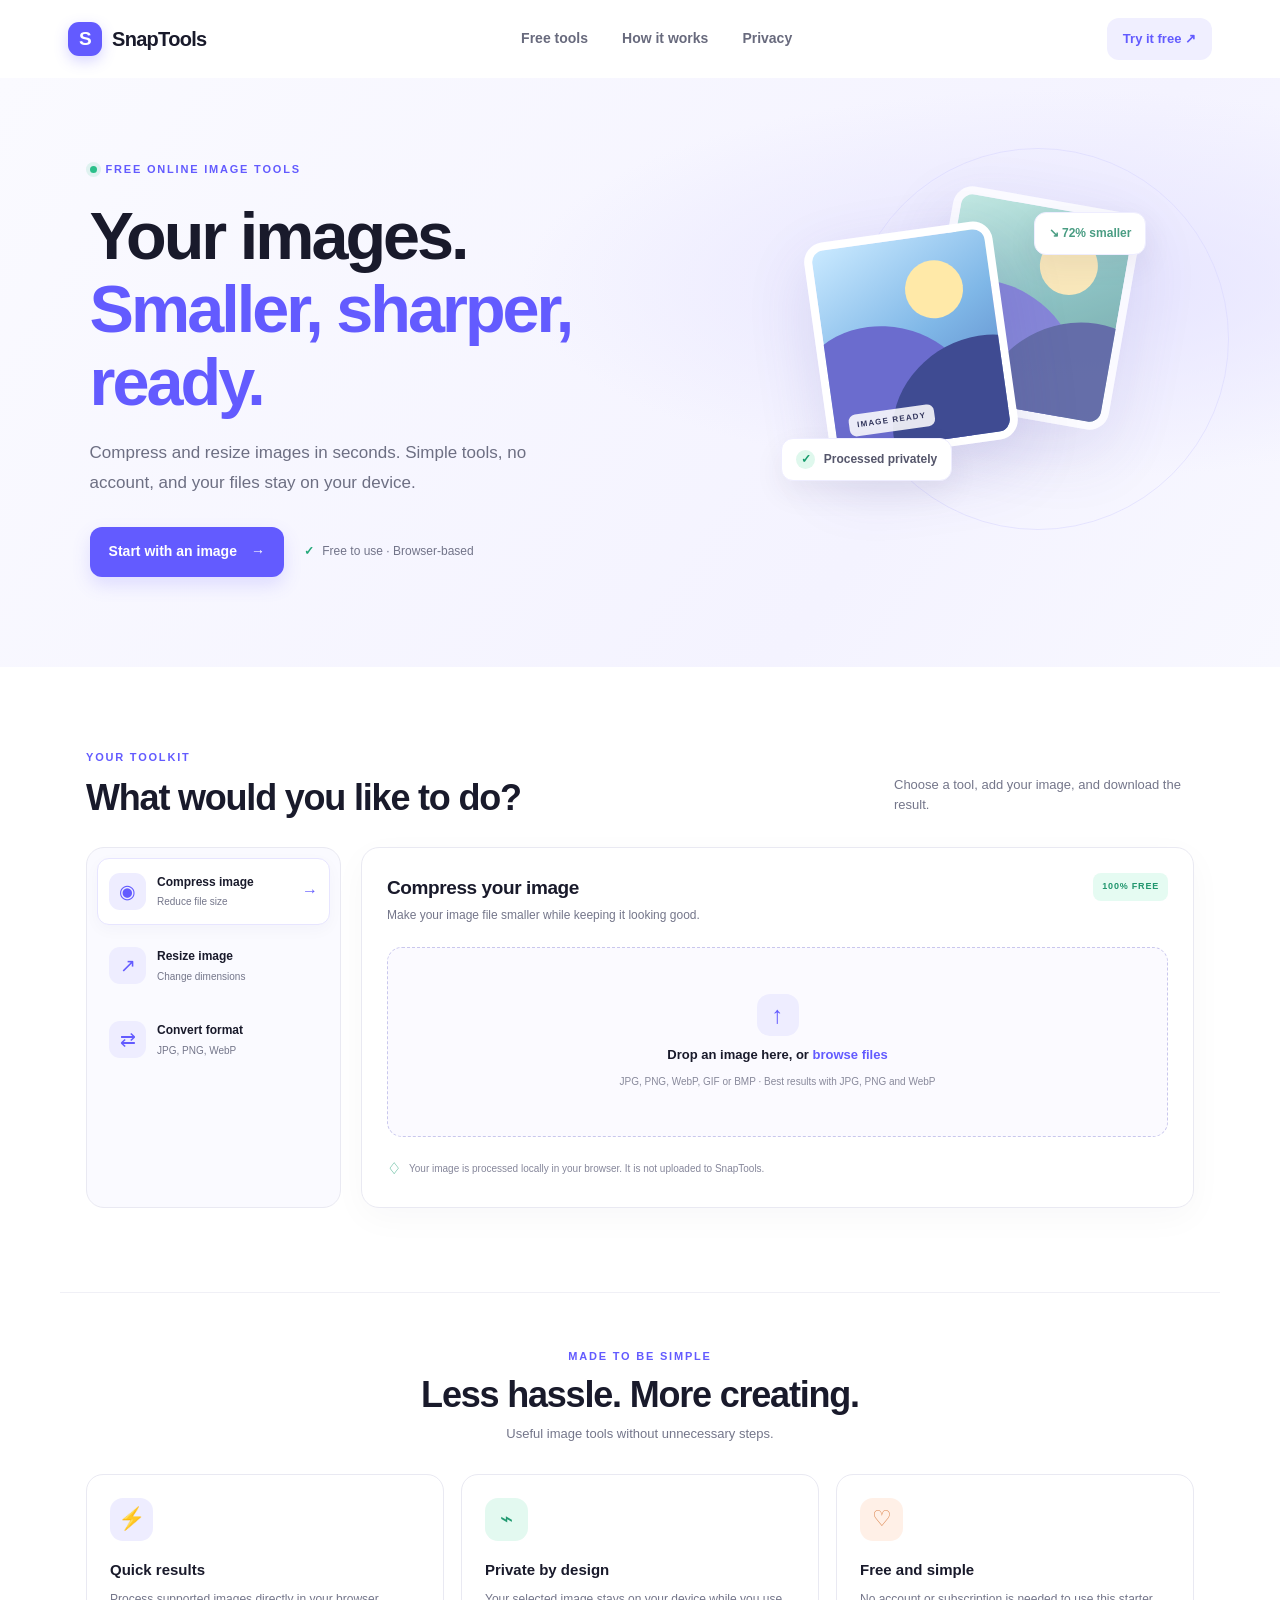
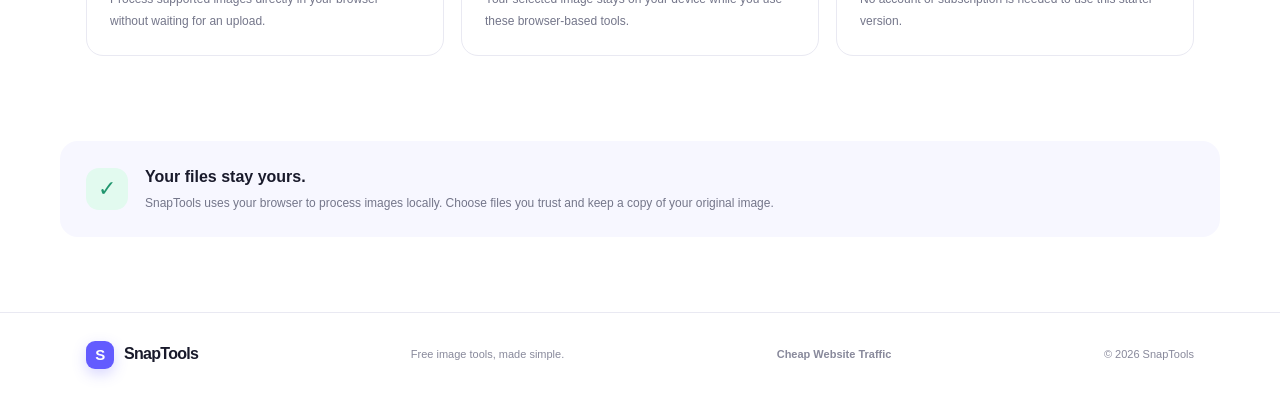
<file: index.html>
<!doctype html>
<html lang="en">
<head>
  <meta charset="utf-8">
  <meta name="viewport" content="width=device-width, initial-scale=1">
  <meta name="theme-color" content="#635bff">
  <meta name="description" content="Discover free online tools with SnapTools. Count words, convert text case, and generate secure random passwords quickly and easily.">
  <meta name="robots" content="index, follow">
  <meta name="author" content="SnapTools">
  <meta property="og:title" content="SnapTools — Free Online Tools">
  <meta property="og:description" content="Discover free online tools with SnapTools. Count words, convert text case, and generate secure random passwords quickly and easily.">
  <meta property="og:type" content="website">
  <meta property="og:site_name" content="SnapTools">
  <meta name="twitter:card" content="summary">
  <meta name="twitter:title" content="SnapTools — Free Online Tools">
  <meta name="twitter:description" content="Discover free online tools with SnapTools. Count words, convert text case, and generate secure random passwords quickly and easily.">
  <title>SnapTools — Free Online Tools</title>
  <link rel="stylesheet" href="style.css">
  <script src="app.js" defer></script>
</head>
<body>
  <header class="site-header">
    <a class="brand" href="#" aria-label="SnapTools home"><span class="brand-mark">S</span> SnapTools</a>
    <nav class="nav-links" aria-label="Main navigation">
      <a href="#tools">Free tools</a>
      <a href="#how-it-works">How it works</a>
      <a href="#privacy">Privacy</a>
    </nav>
    <a class="header-cta" href="#tools">Try it free <span aria-hidden="true">↗</span></a>
  </header>

  <main>
    <section class="hero">
      <div class="eyebrow"><span class="status-dot"></span> FREE ONLINE IMAGE TOOLS</div>
      <h1>Your images.<br><span>Smaller, sharper, ready.</span></h1>
      <p class="hero-copy">Compress and resize images in seconds. Simple tools, no account, and your files stay on your device.</p>
      <div class="hero-actions">
        <a class="primary-button" href="#tools">Start with an image <span aria-hidden="true">→</span></a>
        <span class="trust-note"><span aria-hidden="true">✓</span> Free to use · Browser-based</span>
      </div>
      <div class="hero-art" aria-hidden="true">
        <div class="art-card art-card-back"><span class="art-sun"></span><span class="art-hill hill-one"></span><span class="art-hill hill-two"></span></div>
        <div class="art-card art-card-front"><span class="art-sun"></span><span class="art-hill hill-one"></span><span class="art-hill hill-two"></span><span class="art-label">IMAGE READY</span></div>
        <div class="floating-chip chip-top">↘ 72% smaller</div>
        <div class="floating-chip chip-bottom"><span class="tiny-check">✓</span> Processed privately</div>
      </div>
    </section>

    <section class="tools-section section-wrap" id="tools">
      <div class="section-heading">
        <div>
          <div class="eyebrow">YOUR TOOLKIT</div>
          <h2>What would you like to do?</h2>
        </div>
        <p>Choose a tool, add your image, and download the result.</p>
      </div>

      <div class="tool-layout">
        <aside class="tool-sidebar" aria-label="Choose image tool">
          <button class="tool-tab active" data-mode="compress" type="button"><span class="tool-icon">◉</span><span><strong>Compress image</strong><small>Reduce file size</small></span><span class="tab-arrow">→</span></button>
          <button class="tool-tab" data-mode="resize" type="button"><span class="tool-icon">↗</span><span><strong>Resize image</strong><small>Change dimensions</small></span><span class="tab-arrow">→</span></button>
          <button class="tool-tab" data-mode="convert" type="button"><span class="tool-icon">⇄</span><span><strong>Convert format</strong><small>JPG, PNG, WebP</small></span><span class="tab-arrow">→</span></button>
        </aside>

        <div class="tool-panel">
          <div class="panel-heading">
            <div><h3 id="tool-title">Compress your image</h3><p id="tool-description">Make your image file smaller while keeping it looking good.</p></div>
            <span class="free-pill">100% FREE</span>
          </div>

          <label class="drop-zone" id="drop-zone" for="image-input">
            <input id="image-input" type="file" accept="image/jpeg,image/png,image/webp,image/gif,image/bmp" hidden>
            <span class="upload-symbol">↑</span>
            <strong>Drop an image here, or <span>browse files</span></strong>
            <small>JPG, PNG, WebP, GIF or BMP · Best results with JPG, PNG and WebP</small>
          </label>

          <div class="workspace hidden" id="workspace">
            <div class="file-summary">
              <div class="file-thumb" id="file-thumb">IMG</div>
              <div class="file-info"><strong id="file-name">image.jpg</strong><span id="file-details">1200 × 800 · 250 KB</span></div>
              <button class="text-button" id="remove-image" type="button">Remove</button>
            </div>

            <div class="settings" id="compress-settings">
              <div class="setting-line"><label for="quality">Image quality</label><strong id="quality-value">80%</strong></div>
              <input id="quality" type="range" min="20" max="100" value="80">
              <div class="range-labels"><span>Smaller file</span><span>Higher quality</span></div>
            </div>

            <div class="settings hidden" id="resize-settings">
              <div class="dimension-grid">
                <label>Width (px)<input id="width-input" type="number" min="1" max="12000" placeholder="Width"></label>
                <label>Height (px)<input id="height-input" type="number" min="1" max="12000" placeholder="Height"></label>
              </div>
              <label class="check-line"><input id="keep-ratio" type="checkbox" checked> Keep aspect ratio</label>
            </div>

            <div class="settings hidden" id="convert-settings">
              <label class="select-label" for="format-select">Output format</label>
              <select id="format-select"><option value="image/webp">WebP (recommended)</option><option value="image/jpeg">JPG</option><option value="image/png">PNG</option></select>
              <p class="small-help">Note: JPG does not support transparency. Transparent areas become white.</p>
            </div>

            <div class="result-box hidden" id="result-box" aria-live="polite">
              <div><span class="result-label">YOUR RESULT</span><strong id="result-title">Ready to download</strong><p id="result-details"></p></div>
              <span class="result-badge" id="result-badge">READY</span>
            </div>
            <div class="tool-actions">
              <button class="primary-button" id="process-button" type="button">Process image <span aria-hidden="true">→</span></button>
              <div class="hidden" id="download-format-wrap">
                <label class="select-label" for="download-format">Download format</label>
                <select id="download-format">
                  <option value="image/png">PNG</option>
                  <option value="image/jpeg">JPG</option>
                </select>
              </div>
              <button class="secondary-button hidden" id="download-button" type="button">Download image ↓</button>
            </div>
            <p class="error-message hidden" id="error-message" role="alert"></p>
          </div>
          <p class="privacy-note"><span aria-hidden="true">♢</span> Your image is processed locally in your browser. It is not uploaded to SnapTools.</p>
        </div>
      </div>
    </section>

    <section class="features-section section-wrap" id="how-it-works">
      <div class="section-heading centered">
        <div class="eyebrow">MADE TO BE SIMPLE</div>
        <h2>Less hassle. More creating.</h2>
        <p>Useful image tools without unnecessary steps.</p>
      </div>
      <div class="feature-grid">
        <article class="feature-card"><span class="feature-icon purple">⚡</span><h3>Quick results</h3><p>Process supported images directly in your browser without waiting for an upload.</p></article>
        <article class="feature-card"><span class="feature-icon mint">⌁</span><h3>Private by design</h3><p>Your selected image stays on your device while you use these browser-based tools.</p></article>
        <article class="feature-card"><span class="feature-icon peach">♡</span><h3>Free and simple</h3><p>No account or subscription is needed to use this starter version.</p></article>
      </div>
    </section>

    <section class="privacy-banner section-wrap" id="privacy">
      <div class="privacy-symbol">✓</div>
      <div><h2>Your files stay yours.</h2><p>SnapTools uses your browser to process images locally. Choose files you trust and keep a copy of your original image.</p></div>
    </section>
  </main>

  <footer class="site-footer"><a class="brand" href="#"><span class="brand-mark">S</span> SnapTools</a><span>Free image tools, made simple.</span><span class="footer-sp"><a class="footer-link" href="https://www.sigmatraffic.com?ref=332520">Cheap Website Traffic</a></span><span>© <span id="year"></span> SnapTools</span></footer>
</body>
</html>
</file>
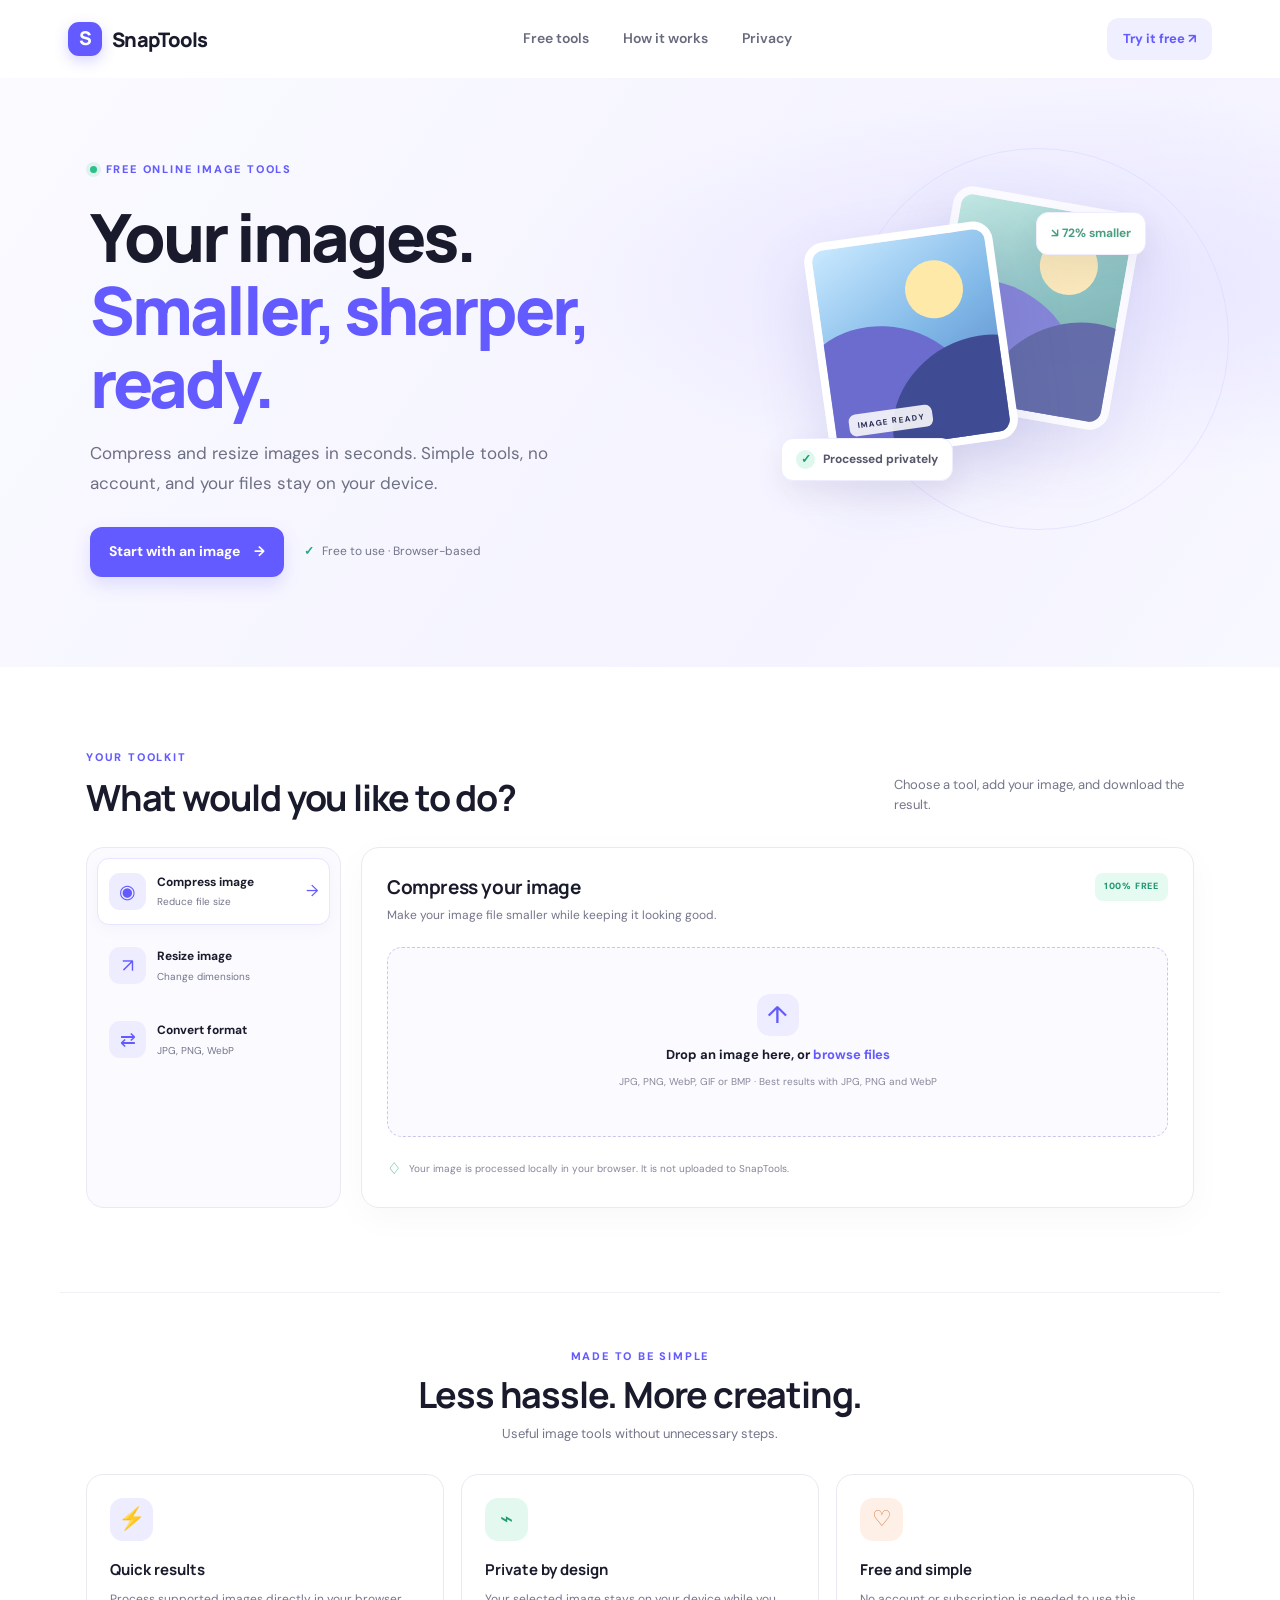
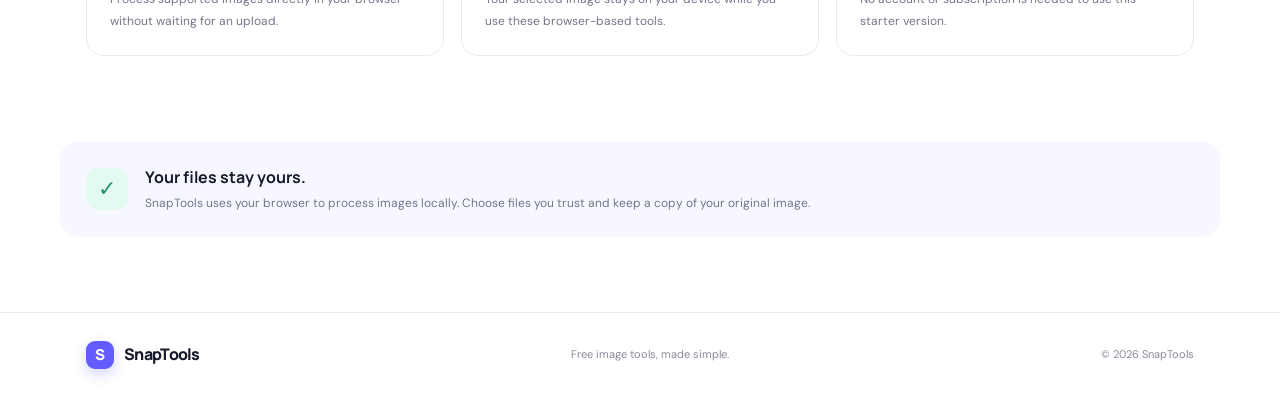
<file: snaptools-starter/index.html>
<!doctype html>
<html lang="en">
<head>
  <meta charset="utf-8">
  <meta name="viewport" content="width=device-width, initial-scale=1">
  <meta name="theme-color" content="#635bff">
  <meta name="description" content="Discover free online tools with SnapTools. Count words, convert text case, and generate secure random passwords quickly and easily.">
  <meta name="robots" content="index, follow">
  <meta name="author" content="SnapTools">
  <meta property="og:title" content="SnapTools — Free Online Tools">
  <meta property="og:description" content="Discover free online tools with SnapTools. Count words, convert text case, and generate secure random passwords quickly and easily.">
  <meta property="og:type" content="website">
  <meta property="og:site_name" content="SnapTools">
  <meta name="twitter:card" content="summary">
  <meta name="twitter:title" content="SnapTools — Free Online Tools">
  <meta name="twitter:description" content="Discover free online tools with SnapTools. Count words, convert text case, and generate secure random passwords quickly and easily.">
  <title>SnapTools — Free Online Tools</title>
  <link rel="stylesheet" href="style.css">
  <script src="app.js" defer></script>
</head>
<body>
  <header class="site-header">
    <a class="brand" href="#" aria-label="SnapTools home"><span class="brand-mark">S</span> SnapTools</a>
    <nav class="nav-links" aria-label="Main navigation">
      <a href="#tools">Free tools</a>
      <a href="#how-it-works">How it works</a>
      <a href="#privacy">Privacy</a>
    </nav>
    <a class="header-cta" href="#tools">Try it free <span aria-hidden="true">↗</span></a>
  </header>

  <main>
    <section class="hero">
      <div class="eyebrow"><span class="status-dot"></span> FREE ONLINE IMAGE TOOLS</div>
      <h1>Your images.<br><span>Smaller, sharper, ready.</span></h1>
      <p class="hero-copy">Compress and resize images in seconds. Simple tools, no account, and your files stay on your device.</p>
      <div class="hero-actions">
        <a class="primary-button" href="#tools">Start with an image <span aria-hidden="true">→</span></a>
        <span class="trust-note"><span aria-hidden="true">✓</span> Free to use · Browser-based</span>
      </div>
      <div class="hero-art" aria-hidden="true">
        <div class="art-card art-card-back"><span class="art-sun"></span><span class="art-hill hill-one"></span><span class="art-hill hill-two"></span></div>
        <div class="art-card art-card-front"><span class="art-sun"></span><span class="art-hill hill-one"></span><span class="art-hill hill-two"></span><span class="art-label">IMAGE READY</span></div>
        <div class="floating-chip chip-top">↘ 72% smaller</div>
        <div class="floating-chip chip-bottom"><span class="tiny-check">✓</span> Processed privately</div>
      </div>
    </section>

    <section class="tools-section section-wrap" id="tools">
      <div class="section-heading">
        <div>
          <div class="eyebrow">YOUR TOOLKIT</div>
          <h2>What would you like to do?</h2>
        </div>
        <p>Choose a tool, add your image, and download the result.</p>
      </div>

      <div class="tool-layout">
        <aside class="tool-sidebar" aria-label="Choose image tool">
          <button class="tool-tab active" data-mode="compress" type="button"><span class="tool-icon">◉</span><span><strong>Compress image</strong><small>Reduce file size</small></span><span class="tab-arrow">→</span></button>
          <button class="tool-tab" data-mode="resize" type="button"><span class="tool-icon">↗</span><span><strong>Resize image</strong><small>Change dimensions</small></span><span class="tab-arrow">→</span></button>
          <button class="tool-tab" data-mode="convert" type="button"><span class="tool-icon">⇄</span><span><strong>Convert format</strong><small>JPG, PNG, WebP</small></span><span class="tab-arrow">→</span></button>
        </aside>

        <div class="tool-panel">
          <div class="panel-heading">
            <div><h3 id="tool-title">Compress your image</h3><p id="tool-description">Make your image file smaller while keeping it looking good.</p></div>
            <span class="free-pill">100% FREE</span>
          </div>

          <label class="drop-zone" id="drop-zone" for="image-input">
            <input id="image-input" type="file" accept="image/jpeg,image/png,image/webp,image/gif,image/bmp" hidden>
            <span class="upload-symbol">↑</span>
            <strong>Drop an image here, or <span>browse files</span></strong>
            <small>JPG, PNG, WebP, GIF or BMP · Best results with JPG, PNG and WebP</small>
          </label>

          <div class="workspace hidden" id="workspace">
            <div class="file-summary">
              <div class="file-thumb" id="file-thumb">IMG</div>
              <div class="file-info"><strong id="file-name">image.jpg</strong><span id="file-details">1200 × 800 · 250 KB</span></div>
              <button class="text-button" id="remove-image" type="button">Remove</button>
            </div>

            <div class="settings" id="compress-settings">
              <div class="setting-line"><label for="quality">Image quality</label><strong id="quality-value">80%</strong></div>
              <input id="quality" type="range" min="20" max="100" value="80">
              <div class="range-labels"><span>Smaller file</span><span>Higher quality</span></div>
            </div>

            <div class="settings hidden" id="resize-settings">
              <div class="dimension-grid">
                <label>Width (px)<input id="width-input" type="number" min="1" max="12000" placeholder="Width"></label>
                <label>Height (px)<input id="height-input" type="number" min="1" max="12000" placeholder="Height"></label>
              </div>
              <label class="check-line"><input id="keep-ratio" type="checkbox" checked> Keep aspect ratio</label>
            </div>

            <div class="settings hidden" id="convert-settings">
              <label class="select-label" for="format-select">Output format</label>
              <select id="format-select"><option value="image/webp">WebP (recommended)</option><option value="image/jpeg">JPG</option><option value="image/png">PNG</option></select>
              <p class="small-help">Note: JPG does not support transparency. Transparent areas become white.</p>
            </div>

            <div class="result-box hidden" id="result-box" aria-live="polite">
              <div><span class="result-label">YOUR RESULT</span><strong id="result-title">Ready to download</strong><p id="result-details"></p></div>
              <span class="result-badge" id="result-badge">READY</span>
            </div>
            <div class="tool-actions">
              <button class="primary-button" id="process-button" type="button">Process image <span aria-hidden="true">→</span></button>
              <button class="secondary-button hidden" id="download-button" type="button">Download image ↓</button>
            </div>
            <p class="error-message hidden" id="error-message" role="alert"></p>
          </div>
          <p class="privacy-note"><span aria-hidden="true">♢</span> Your image is processed locally in your browser. It is not uploaded to SnapTools.</p>
        </div>
      </div>
    </section>

    <section class="features-section section-wrap" id="how-it-works">
      <div class="section-heading centered">
        <div class="eyebrow">MADE TO BE SIMPLE</div>
        <h2>Less hassle. More creating.</h2>
        <p>Useful image tools without unnecessary steps.</p>
      </div>
      <div class="feature-grid">
        <article class="feature-card"><span class="feature-icon purple">⚡</span><h3>Quick results</h3><p>Process supported images directly in your browser without waiting for an upload.</p></article>
        <article class="feature-card"><span class="feature-icon mint">⌁</span><h3>Private by design</h3><p>Your selected image stays on your device while you use these browser-based tools.</p></article>
        <article class="feature-card"><span class="feature-icon peach">♡</span><h3>Free and simple</h3><p>No account or subscription is needed to use this starter version.</p></article>
      </div>
    </section>

    <section class="privacy-banner section-wrap" id="privacy">
      <div class="privacy-symbol">✓</div>
      <div><h2>Your files stay yours.</h2><p>SnapTools uses your browser to process images locally. Choose files you trust and keep a copy of your original image.</p></div>
    </section>
  </main>

  <footer class="site-footer"><a class="brand" href="#"><span class="brand-mark">S</span> SnapTools</a><span>Free image tools, made simple.</span><span>© <span id="year"></span> SnapTools</span></footer>
</body>
</html>
</file>
<file: style.css>
:root{--ink:#191a2b;--muted:#74768a;--line:#e9e9f2;--purple:#635bff;--purple-dark:#5148e5;--soft:#f7f7ff;--mint:#dcf8ed;--radius:22px}
*{box-sizing:border-box}
html{scroll-behavior:smooth;scroll-padding-top:90px}
body{margin:0;background:#fff;color:var(--ink);font-family:Arial,Helvetica,sans-serif;line-height:1.55}
a{color:inherit;text-decoration:none}
button,input,select{font:inherit}
button{cursor:pointer}
.site-header{height:78px;max-width:1200px;margin:auto;padding:0 28px;display:flex;align-items:center;justify-content:space-between;gap:24px}
.brand{display:inline-flex;align-items:center;gap:10px;font-family:Arial,Helvetica,sans-serif;font-weight:800;font-size:20px;letter-spacing:-.7px;white-space:nowrap}
.brand-mark{display:grid;place-items:center;width:34px;height:34px;border-radius:11px;background:var(--purple);color:#fff;font-weight:800;font-size:19px;box-shadow:0 5px 14px #635bff40}
.nav-links{display:flex;gap:34px;color:#686a7d;font-size:14px;font-weight:600}
.nav-links a:hover,.text-button:hover{color:var(--purple)}
.header-cta{font-size:13px;font-weight:700;background:#f0efff;padding:11px 16px;border-radius:12px;color:var(--purple)}
.hero{position:relative;overflow:hidden;min-height:520px;padding:83px max(7vw,28px) 90px;background:radial-gradient(ellipse at 83% 35%,#e6e4ff 0,transparent 36%),linear-gradient(125deg,#fafaff,#f4f3ff 70%,#f8f8ff)}
.hero:after{content:"";position:absolute;width:380px;height:380px;border:1px solid #d8d5ff;border-radius:50%;right:4%;top:70px;opacity:.55}
.eyebrow{font-size:11px;letter-spacing:1.8px;font-weight:800;color:var(--purple);display:flex;align-items:center;gap:9px}
.status-dot{width:7px;height:7px;border-radius:50%;background:#2bbf8a;box-shadow:0 0 0 4px #2bbf8a20}
.hero h1{font-family:Arial,Helvetica,sans-serif;font-size:clamp(40px,5.2vw,68px);line-height:1.1;letter-spacing:-3px;margin:22px 0 18px;max-width:650px;font-weight:800}
.hero h1 span{color:var(--purple)}
.hero-copy{font-size:17px;color:#6d6f83;max-width:490px;line-height:1.8;margin:0}
.hero-actions{display:flex;align-items:center;gap:20px;margin-top:28px;flex-wrap:wrap}
.primary-button,.secondary-button{border:0;border-radius:12px;padding:14px 19px;display:inline-flex;align-items:center;justify-content:center;gap:14px;font-size:14px;font-weight:700;transition:transform .2s,background .2s}
.primary-button{background:var(--purple);color:#fff;box-shadow:0 8px 18px #635bff2b}
.primary-button:hover{background:var(--purple-dark);transform:translateY(-1px)}
.secondary-button{background:#f0efff;color:var(--purple)}
.secondary-button:hover{background:#e5e3ff}
.trust-note{font-size:12px;color:#727489}.trust-note span{color:#23a879;font-weight:800;margin-right:5px}
.hero-art{position:absolute;right:12%;top:116px;width:320px;height:300px;z-index:1}
.art-card{position:absolute;width:190px;height:220px;border:8px solid #fff;border-radius:20px;overflow:hidden;box-shadow:0 25px 65px #4a42a426;background:linear-gradient(150deg,#b7e8db,#73b8b2 50%,#4e8c8a)}
.art-card-back{right:0;top:4px;transform:rotate(10deg);opacity:.78}
.art-card-front{left:10px;top:37px;transform:rotate(-8deg);background:linear-gradient(150deg,#c9e9ff,#7fb7e7 50%,#547bc1)}
.art-sun{position:absolute;width:58px;height:58px;border-radius:50%;background:#ffe9a8;top:25px;right:28px}
.art-hill{position:absolute;bottom:-30px;width:180px;height:150px;border-radius:50% 50% 0 0}
.hill-one{background:#6b6cce;left:-35px;transform:rotate(20deg)}
.hill-two{background:#3f4b92;right:-60px;bottom:-55px;transform:rotate(-25deg)}
.art-label{position:absolute;bottom:15px;left:14px;background:#ffffffdc;color:#31345b;border-radius:7px;padding:5px 8px;font-size:8px;font-weight:800;letter-spacing:1.2px}
.floating-chip{position:absolute;background:#fff;border:1px solid #eeedff;border-radius:12px;padding:11px 14px;box-shadow:0 12px 30px #33315c12;font-size:12px;font-weight:700;white-space:nowrap}
.chip-top{right:-20px;top:18px;color:#4a9d83}.chip-bottom{bottom:13px;left:-25px;color:#55566b}.tiny-check{display:inline-grid;place-items:center;width:19px;height:19px;background:#dff8ed;border-radius:50%;color:#169b6c;margin-right:5px}
.section-wrap{max-width:1160px;margin:auto;padding-left:26px;padding-right:26px}
.tools-section{padding-top:82px;padding-bottom:84px}
.section-heading{display:flex;align-items:end;justify-content:space-between;gap:24px;margin-bottom:28px}
.section-heading h2{font-family:Arial,Helvetica,sans-serif;font-size:clamp(26px,3vw,36px);letter-spacing:-1.2px;line-height:1.2;margin:10px 0 0}
.section-heading>p{max-width:300px;color:var(--muted);font-size:13px;margin:0 0 4px}
.tool-layout{display:grid;grid-template-columns:255px minmax(0,1fr);gap:20px;align-items:stretch}
.tool-sidebar{background:#fafaff;border:1px solid var(--line);border-radius:18px;padding:10px;display:flex;flex-direction:column;gap:7px}
.tool-tab{display:flex;align-items:center;gap:11px;text-align:left;border:1px solid transparent;background:transparent;border-radius:12px;padding:14px 11px;color:var(--ink)}
.tool-tab.active{background:#fff;border-color:#e7e5ff;box-shadow:0 5px 16px #24215c08}
.tool-icon{display:grid;place-items:center;width:37px;height:37px;border-radius:11px;background:#eeedff;color:var(--purple);font-size:19px;flex-shrink:0}
.tool-tab strong,.tool-tab small{display:block}.tool-tab strong{font-size:12px}.tool-tab small{font-size:10px;color:var(--muted);margin-top:3px}
.tab-arrow{margin-left:auto;color:var(--purple);opacity:0}.tool-tab.active .tab-arrow{opacity:1}
.tool-panel{border:1px solid var(--line);border-radius:18px;padding:25px;min-width:0;box-shadow:0 10px 35px #25244a08}
.panel-heading{display:flex;align-items:start;justify-content:space-between;gap:16px;margin-bottom:22px}
.panel-heading h3{font-family:Arial,Helvetica,sans-serif;font-size:19px;letter-spacing:-.4px;margin:0 0 4px}
.panel-heading p{font-size:12px;color:var(--muted);margin:0}
.free-pill{font-size:9px;letter-spacing:.8px;font-weight:800;color:#21966e;background:#e5fbf2;border-radius:8px;padding:7px 9px;white-space:nowrap}
.drop-zone{min-height:190px;border:1.5px dashed #c9c7ed;background:#fbfaff;border-radius:15px;display:flex;flex-direction:column;align-items:center;justify-content:center;text-align:center;padding:25px 15px;gap:9px;cursor:pointer;transition:background .2s,border .2s}
.drop-zone:hover,.drop-zone.dragover{background:#f1f0ff;border-color:var(--purple)}
.upload-symbol{display:grid;place-items:center;width:42px;height:42px;background:#eeedff;color:var(--purple);border-radius:13px;font-size:24px;font-weight:500}
.drop-zone strong{font-size:13px}.drop-zone strong span{color:var(--purple)}
.drop-zone small{font-size:10px;color:#88899b;max-width:390px}
.privacy-note{display:flex;align-items:center;gap:8px;color:#85869a;font-size:10px;margin:20px 0 0}.privacy-note span{font-size:16px;color:#39a984}
.workspace{margin-top:17px}
.hidden{display:none!important}
.file-summary{display:flex;align-items:center;gap:11px;padding:11px;background:#fafaff;border:1px solid var(--line);border-radius:12px}
.file-thumb{width:43px;height:43px;display:grid;place-items:center;background:#eae8ff;border-radius:9px;color:var(--purple);font-size:10px;font-weight:800;overflow:hidden;background-size:cover;background-position:center;flex-shrink:0}
.file-info{display:flex;flex-direction:column;gap:3px;min-width:0;flex:1}.file-info strong{font-size:12px;overflow-wrap:anywhere}.file-info span{font-size:10px;color:var(--muted)}
.text-button{border:0;background:transparent;color:#85869a;font-size:11px;font-weight:700}
.settings{padding:18px 2px 5px}
.setting-line{display:flex;align-items:center;justify-content:space-between;font-size:12px}.setting-line strong{color:var(--purple)}
input[type=range]{width:100%;accent-color:var(--purple);margin:16px 0 4px}
.range-labels{display:flex;justify-content:space-between;color:#8b8ca0;font-size:10px}
.dimension-grid{display:grid;grid-template-columns:1fr 1fr;gap:12px}
.dimension-grid label,.select-label{font-size:11px;font-weight:700;color:#5f6075;display:flex;flex-direction:column;gap:7px}
.dimension-grid input,.settings select{width:100%;border:1px solid #e2e2ee;border-radius:9px;padding:10px;background:#fff;color:var(--ink);outline-color:var(--purple)}
.check-line{display:flex;align-items:center;gap:8px;margin-top:13px;font-size:11px;color:#686a7d}.check-line input{accent-color:var(--purple)}
.settings select{margin-top:8px;font-size:12px}.small-help{font-size:10px;color:#85869a}
.result-box{display:flex;justify-content:space-between;align-items:center;gap:15px;background:#edfbf5;border:1px solid #d3f3e4;border-radius:12px;padding:13px 15px;margin:15px 0}
.result-box>div{display:flex;flex-direction:column;gap:3px}.result-label{font-size:8px;letter-spacing:1.1px;color:#22966e;font-weight:800}.result-box strong{font-size:12px}.result-box p{font-size:10px;color:#588573;margin:0}.result-badge{background:#d5f7e7;color:#16835e;border-radius:7px;padding:6px 8px;font-size:9px;font-weight:800}
.tool-actions{display:flex;gap:10px;flex-wrap:wrap;margin-top:17px}.tool-actions .primary-button,.tool-actions .secondary-button{font-size:12px;padding:12px 16px}
#download-format-wrap{display:flex;flex-direction:column;gap:5px;max-width:150px}
#download-format-wrap select{border:1px solid #e2e2ee;border-radius:9px;padding:10px;background:#fff;color:var(--ink);font-size:12px;outline-color:var(--ink);width:100%}
.error-message{font-size:11px;color:#bd3434;background:#fff1f1;padding:10px;border-radius:8px}
.features-section{padding-top:55px;padding-bottom:85px;border-top:1px solid #f0f0f6}
.centered{display:flex;flex-direction:column;align-items:center;text-align:center;gap:8px;margin-bottom:30px}.centered h2{margin:0}.centered p{margin:0;color:var(--muted);font-size:13px}
.feature-grid{display:grid;grid-template-columns:repeat(3,1fr);gap:17px}
.feature-card{border:1px solid var(--line);border-radius:17px;padding:23px;background:#fff}
.feature-icon{display:grid;place-items:center;width:43px;height:43px;border-radius:13px;font-size:22px;margin-bottom:17px}.purple{background:#eeedff;color:var(--purple)}.mint{background:#e3f9f0;color:#239b72}.peach{background:#fff0e7;color:#dc8750}
.feature-card h3{font-family:Arial,Helvetica,sans-serif;font-size:15px;margin:0 0 8px}.feature-card p{font-size:12px;line-height:1.8;color:var(--muted);margin:0}
.privacy-banner{margin-bottom:75px;border-radius:18px;background:#f7f7ff;display:flex;align-items:center;gap:17px;padding-top:24px;padding-bottom:24px}
.privacy-symbol{width:42px;height:42px;border-radius:13px;background:#e2faef;color:#21966e;display:grid;place-items:center;font-size:22px;flex-shrink:0}
.privacy-banner h2{font-family:Arial,Helvetica,sans-serif;font-size:16px;margin:0 0 4px}.privacy-banner p{font-size:12px;color:var(--muted);margin:0}
.site-footer{border-top:1px solid var(--line);min-height:85px;padding:20px max(calc((100vw - 1108px)/2),26px);display:flex;align-items:center;justify-content:space-between;gap:18px;color:#88899b;font-size:11px}.site-footer .brand{color:var(--ink);font-size:16px}.site-footer .brand-mark{width:28px;height:28px;font-size:15px;border-radius:9px}.site-footer .footer-link{color:#88899b;font-size:11px;font-weight:700}.site-footer .footer-link:hover{color:var(--ink);text-decoration:underline}
@media(max-width:900px){.hero{padding-top:70px;padding-bottom:75px}.hero-art{right:3%;transform:scale(.82);transform-origin:center right;opacity:.75}.hero h1,.hero-copy,.hero-actions,.hero .eyebrow{position:relative;z-index:2}.hero h1{max-width:520px}.hero-copy{max-width:420px}.tool-layout{grid-template-columns:1fr}.tool-sidebar{display:grid;grid-template-columns:repeat(3,1fr)}.tool-tab{padding:11px 8px;gap:7px}.tool-tab small{font-size:9px}.tab-arrow{display:none}}
@media(max-width:640px){.site-header{height:68px;padding:0 18px}.nav-links{display:none}.brand{font-size:18px}.header-cta{padding:9px 12px;font-size:11px}.hero{padding:60px 22px 290px;min-height:690px}.hero h1{font-size:43px;letter-spacing:-2.2px}.hero-copy{font-size:14px;max-width:440px}.hero-art{top:auto;bottom:15px;right:50%;transform:translateX(50%) scale(.83);transform-origin:center center;opacity:1}.hero:after{top:auto;bottom:10px;right:10%;width:300px;height:300px}.hero-actions{align-items:flex-start;flex-direction:column;gap:13px}.section-wrap{padding-left:17px;padding-right:17px}.tools-section{padding-top:58px;padding-bottom:60px}.section-heading{align-items:flex-start;flex-direction:column;gap:10px}.section-heading h2{font-size:28px}.section-heading>p{font-size:12px}.tool-sidebar{grid-template-columns:1fr;gap:5px}.tool-tab{padding:10px}.tool-tab small{font-size:10px}.tab-arrow{display:block}.tool-panel{padding:17px}.panel-heading{gap:8px}.panel-heading h3{font-size:17px}.panel-heading p{font-size:11px;max-width:270px}.free-pill{font-size:8px;padding:6px}.drop-zone{min-height:175px}.drop-zone strong{font-size:12px}.drop-zone small{line-height:1.6}.feature-grid{grid-template-columns:1fr}.features-section{padding-top:45px;padding-bottom:55px}.feature-card{padding:19px}.privacy-banner{margin-bottom:50px;align-items:flex-start;padding-top:20px;padding-bottom:20px}.site-footer{padding:22px 18px;flex-wrap:wrap;justify-content:center;text-align:center}.site-footer .brand{width:100%;justify-content:center}}
</file>
<file: snaptools-starter/style.css>
@import url('https://fonts.googleapis.com/css2?family=DM+Sans:wght@400;500;600;700&family=Manrope:wght@400;500;600;700;800&display=swap');

:root{--ink:#191a2b;--muted:#74768a;--line:#e9e9f2;--purple:#635bff;--purple-dark:#5148e5;--soft:#f7f7ff;--mint:#dcf8ed;--radius:22px}
*{box-sizing:border-box}
html{scroll-behavior:smooth;scroll-padding-top:90px}
body{margin:0;background:#fff;color:var(--ink);font-family:'DM Sans',Arial,sans-serif;line-height:1.55}
a{color:inherit;text-decoration:none}
button,input,select{font:inherit}
button{cursor:pointer}
.site-header{height:78px;max-width:1200px;margin:auto;padding:0 28px;display:flex;align-items:center;justify-content:space-between;gap:24px}
.brand{display:inline-flex;align-items:center;gap:10px;font-family:Manrope,sans-serif;font-weight:800;font-size:20px;letter-spacing:-.7px;white-space:nowrap}
.brand-mark{display:grid;place-items:center;width:34px;height:34px;border-radius:11px;background:var(--purple);color:#fff;font-weight:800;font-size:19px;box-shadow:0 5px 14px #635bff40}
.nav-links{display:flex;gap:34px;color:#686a7d;font-size:14px;font-weight:600}
.nav-links a:hover,.text-button:hover{color:var(--purple)}
.header-cta{font-size:13px;font-weight:700;background:#f0efff;padding:11px 16px;border-radius:12px;color:var(--purple)}
.hero{position:relative;overflow:hidden;min-height:520px;padding:83px max(7vw,28px) 90px;background:radial-gradient(ellipse at 83% 35%,#e6e4ff 0,transparent 36%),linear-gradient(125deg,#fafaff,#f4f3ff 70%,#f8f8ff)}
.hero:after{content:"";position:absolute;width:380px;height:380px;border:1px solid #d8d5ff;border-radius:50%;right:4%;top:70px;opacity:.55}
.eyebrow{font-size:11px;letter-spacing:1.8px;font-weight:800;color:var(--purple);display:flex;align-items:center;gap:9px}
.status-dot{width:7px;height:7px;border-radius:50%;background:#2bbf8a;box-shadow:0 0 0 4px #2bbf8a20}
.hero h1{font-family:Manrope,sans-serif;font-size:clamp(40px,5.2vw,68px);line-height:1.1;letter-spacing:-3px;margin:22px 0 18px;max-width:650px;font-weight:800}
.hero h1 span{color:var(--purple)}
.hero-copy{font-size:17px;color:#6d6f83;max-width:490px;line-height:1.8;margin:0}
.hero-actions{display:flex;align-items:center;gap:20px;margin-top:28px;flex-wrap:wrap}
.primary-button,.secondary-button{border:0;border-radius:12px;padding:14px 19px;display:inline-flex;align-items:center;justify-content:center;gap:14px;font-size:14px;font-weight:700;transition:transform .2s,background .2s}
.primary-button{background:var(--purple);color:#fff;box-shadow:0 8px 18px #635bff2b}
.primary-button:hover{background:var(--purple-dark);transform:translateY(-1px)}
.secondary-button{background:#f0efff;color:var(--purple)}
.secondary-button:hover{background:#e5e3ff}
.trust-note{font-size:12px;color:#727489}.trust-note span{color:#23a879;font-weight:800;margin-right:5px}
.hero-art{position:absolute;right:12%;top:116px;width:320px;height:300px;z-index:1}
.art-card{position:absolute;width:190px;height:220px;border:8px solid #fff;border-radius:20px;overflow:hidden;box-shadow:0 25px 65px #4a42a426;background:linear-gradient(150deg,#b7e8db,#73b8b2 50%,#4e8c8a)}
.art-card-back{right:0;top:4px;transform:rotate(10deg);opacity:.78}
.art-card-front{left:10px;top:37px;transform:rotate(-8deg);background:linear-gradient(150deg,#c9e9ff,#7fb7e7 50%,#547bc1)}
.art-sun{position:absolute;width:58px;height:58px;border-radius:50%;background:#ffe9a8;top:25px;right:28px}
.art-hill{position:absolute;bottom:-30px;width:180px;height:150px;border-radius:50% 50% 0 0}
.hill-one{background:#6b6cce;left:-35px;transform:rotate(20deg)}
.hill-two{background:#3f4b92;right:-60px;bottom:-55px;transform:rotate(-25deg)}
.art-label{position:absolute;bottom:15px;left:14px;background:#ffffffdc;color:#31345b;border-radius:7px;padding:5px 8px;font-size:8px;font-weight:800;letter-spacing:1.2px}
.floating-chip{position:absolute;background:#fff;border:1px solid #eeedff;border-radius:12px;padding:11px 14px;box-shadow:0 12px 30px #33315c12;font-size:12px;font-weight:700;white-space:nowrap}
.chip-top{right:-20px;top:18px;color:#4a9d83}.chip-bottom{bottom:13px;left:-25px;color:#55566b}.tiny-check{display:inline-grid;place-items:center;width:19px;height:19px;background:#dff8ed;border-radius:50%;color:#169b6c;margin-right:5px}
.section-wrap{max-width:1160px;margin:auto;padding-left:26px;padding-right:26px}
.tools-section{padding-top:82px;padding-bottom:84px}
.section-heading{display:flex;align-items:end;justify-content:space-between;gap:24px;margin-bottom:28px}
.section-heading h2{font-family:Manrope,sans-serif;font-size:clamp(26px,3vw,36px);letter-spacing:-1.2px;line-height:1.2;margin:10px 0 0}
.section-heading>p{max-width:300px;color:var(--muted);font-size:13px;margin:0 0 4px}
.tool-layout{display:grid;grid-template-columns:255px minmax(0,1fr);gap:20px;align-items:stretch}
.tool-sidebar{background:#fafaff;border:1px solid var(--line);border-radius:18px;padding:10px;display:flex;flex-direction:column;gap:7px}
.tool-tab{display:flex;align-items:center;gap:11px;text-align:left;border:1px solid transparent;background:transparent;border-radius:12px;padding:14px 11px;color:var(--ink)}
.tool-tab.active{background:#fff;border-color:#e7e5ff;box-shadow:0 5px 16px #24215c08}
.tool-icon{display:grid;place-items:center;width:37px;height:37px;border-radius:11px;background:#eeedff;color:var(--purple);font-size:19px;flex-shrink:0}
.tool-tab strong,.tool-tab small{display:block}.tool-tab strong{font-size:12px}.tool-tab small{font-size:10px;color:var(--muted);margin-top:3px}
.tab-arrow{margin-left:auto;color:var(--purple);opacity:0}.tool-tab.active .tab-arrow{opacity:1}
.tool-panel{border:1px solid var(--line);border-radius:18px;padding:25px;min-width:0;box-shadow:0 10px 35px #25244a08}
.panel-heading{display:flex;align-items:start;justify-content:space-between;gap:16px;margin-bottom:22px}
.panel-heading h3{font-family:Manrope,sans-serif;font-size:19px;letter-spacing:-.4px;margin:0 0 4px}
.panel-heading p{font-size:12px;color:var(--muted);margin:0}
.free-pill{font-size:9px;letter-spacing:.8px;font-weight:800;color:#21966e;background:#e5fbf2;border-radius:8px;padding:7px 9px;white-space:nowrap}
.drop-zone{min-height:190px;border:1.5px dashed #c9c7ed;background:#fbfaff;border-radius:15px;display:flex;flex-direction:column;align-items:center;justify-content:center;text-align:center;padding:25px 15px;gap:9px;cursor:pointer;transition:background .2s,border .2s}
.drop-zone:hover,.drop-zone.dragover{background:#f1f0ff;border-color:var(--purple)}
.upload-symbol{display:grid;place-items:center;width:42px;height:42px;background:#eeedff;color:var(--purple);border-radius:13px;font-size:24px;font-weight:500}
.drop-zone strong{font-size:13px}.drop-zone strong span{color:var(--purple)}
.drop-zone small{font-size:10px;color:#88899b;max-width:390px}
.privacy-note{display:flex;align-items:center;gap:8px;color:#85869a;font-size:10px;margin:20px 0 0}.privacy-note span{font-size:16px;color:#39a984}
.workspace{margin-top:17px}
.hidden{display:none!important}
.file-summary{display:flex;align-items:center;gap:11px;padding:11px;background:#fafaff;border:1px solid var(--line);border-radius:12px}
.file-thumb{width:43px;height:43px;display:grid;place-items:center;background:#eae8ff;border-radius:9px;color:var(--purple);font-size:10px;font-weight:800;overflow:hidden;background-size:cover;background-position:center;flex-shrink:0}
.file-info{display:flex;flex-direction:column;gap:3px;min-width:0;flex:1}.file-info strong{font-size:12px;overflow-wrap:anywhere}.file-info span{font-size:10px;color:var(--muted)}
.text-button{border:0;background:transparent;color:#85869a;font-size:11px;font-weight:700}
.settings{padding:18px 2px 5px}
.setting-line{display:flex;align-items:center;justify-content:space-between;font-size:12px}.setting-line strong{color:var(--purple)}
input[type=range]{width:100%;accent-color:var(--purple);margin:16px 0 4px}
.range-labels{display:flex;justify-content:space-between;color:#8b8ca0;font-size:10px}
.dimension-grid{display:grid;grid-template-columns:1fr 1fr;gap:12px}
.dimension-grid label,.select-label{font-size:11px;font-weight:700;color:#5f6075;display:flex;flex-direction:column;gap:7px}
.dimension-grid input,.settings select{width:100%;border:1px solid #e2e2ee;border-radius:9px;padding:10px;background:#fff;color:var(--ink);outline-color:var(--purple)}
.check-line{display:flex;align-items:center;gap:8px;margin-top:13px;font-size:11px;color:#686a7d}.check-line input{accent-color:var(--purple)}
.settings select{margin-top:8px;font-size:12px}.small-help{font-size:10px;color:#85869a}
.result-box{display:flex;justify-content:space-between;align-items:center;gap:15px;background:#edfbf5;border:1px solid #d3f3e4;border-radius:12px;padding:13px 15px;margin:15px 0}
.result-box>div{display:flex;flex-direction:column;gap:3px}.result-label{font-size:8px;letter-spacing:1.1px;color:#22966e;font-weight:800}.result-box strong{font-size:12px}.result-box p{font-size:10px;color:#588573;margin:0}.result-badge{background:#d5f7e7;color:#16835e;border-radius:7px;padding:6px 8px;font-size:9px;font-weight:800}
.tool-actions{display:flex;gap:10px;flex-wrap:wrap;margin-top:17px}.tool-actions .primary-button,.tool-actions .secondary-button{font-size:12px;padding:12px 16px}
.error-message{font-size:11px;color:#bd3434;background:#fff1f1;padding:10px;border-radius:8px}
.features-section{padding-top:55px;padding-bottom:85px;border-top:1px solid #f0f0f6}
.centered{display:flex;flex-direction:column;align-items:center;text-align:center;gap:8px;margin-bottom:30px}.centered h2{margin:0}.centered p{margin:0;color:var(--muted);font-size:13px}
.feature-grid{display:grid;grid-template-columns:repeat(3,1fr);gap:17px}
.feature-card{border:1px solid var(--line);border-radius:17px;padding:23px;background:#fff}
.feature-icon{display:grid;place-items:center;width:43px;height:43px;border-radius:13px;font-size:22px;margin-bottom:17px}.purple{background:#eeedff;color:var(--purple)}.mint{background:#e3f9f0;color:#239b72}.peach{background:#fff0e7;color:#dc8750}
.feature-card h3{font-family:Manrope,sans-serif;font-size:15px;margin:0 0 8px}.feature-card p{font-size:12px;line-height:1.8;color:var(--muted);margin:0}
.privacy-banner{margin-bottom:75px;border-radius:18px;background:#f7f7ff;display:flex;align-items:center;gap:17px;padding-top:24px;padding-bottom:24px}
.privacy-symbol{width:42px;height:42px;border-radius:13px;background:#e2faef;color:#21966e;display:grid;place-items:center;font-size:22px;flex-shrink:0}
.privacy-banner h2{font-family:Manrope,sans-serif;font-size:16px;margin:0 0 4px}.privacy-banner p{font-size:12px;color:var(--muted);margin:0}
.site-footer{border-top:1px solid var(--line);min-height:85px;padding:20px max(calc((100vw - 1108px)/2),26px);display:flex;align-items:center;justify-content:space-between;gap:18px;color:#88899b;font-size:11px}.site-footer .brand{color:var(--ink);font-size:16px}.site-footer .brand-mark{width:28px;height:28px;font-size:15px;border-radius:9px}
@media(max-width:900px){.hero{padding-top:70px;padding-bottom:75px}.hero-art{right:3%;transform:scale(.82);transform-origin:center right;opacity:.75}.hero h1,.hero-copy,.hero-actions,.hero .eyebrow{position:relative;z-index:2}.hero h1{max-width:520px}.hero-copy{max-width:420px}.tool-layout{grid-template-columns:1fr}.tool-sidebar{display:grid;grid-template-columns:repeat(3,1fr)}.tool-tab{padding:11px 8px;gap:7px}.tool-tab small{font-size:9px}.tab-arrow{display:none}}
@media(max-width:640px){.site-header{height:68px;padding:0 18px}.nav-links{display:none}.brand{font-size:18px}.header-cta{padding:9px 12px;font-size:11px}.hero{padding:60px 22px 290px;min-height:690px}.hero h1{font-size:43px;letter-spacing:-2.2px}.hero-copy{font-size:14px;max-width:440px}.hero-art{top:auto;bottom:15px;right:50%;transform:translateX(50%) scale(.83);transform-origin:center center;opacity:1}.hero:after{top:auto;bottom:10px;right:10%;width:300px;height:300px}.hero-actions{align-items:flex-start;flex-direction:column;gap:13px}.section-wrap{padding-left:17px;padding-right:17px}.tools-section{padding-top:58px;padding-bottom:60px}.section-heading{align-items:flex-start;flex-direction:column;gap:10px}.section-heading h2{font-size:28px}.section-heading>p{font-size:12px}.tool-sidebar{grid-template-columns:1fr;gap:5px}.tool-tab{padding:10px}.tool-tab small{font-size:10px}.tab-arrow{display:block}.tool-panel{padding:17px}.panel-heading{gap:8px}.panel-heading h3{font-size:17px}.panel-heading p{font-size:11px;max-width:270px}.free-pill{font-size:8px;padding:6px}.drop-zone{min-height:175px}.drop-zone strong{font-size:12px}.drop-zone small{line-height:1.6}.feature-grid{grid-template-columns:1fr}.features-section{padding-top:45px;padding-bottom:55px}.feature-card{padding:19px}.privacy-banner{margin-bottom:50px;align-items:flex-start;padding-top:20px;padding-bottom:20px}.site-footer{padding:22px 18px;flex-wrap:wrap;justify-content:center;text-align:center}.site-footer .brand{width:100%;justify-content:center}}
</file>
